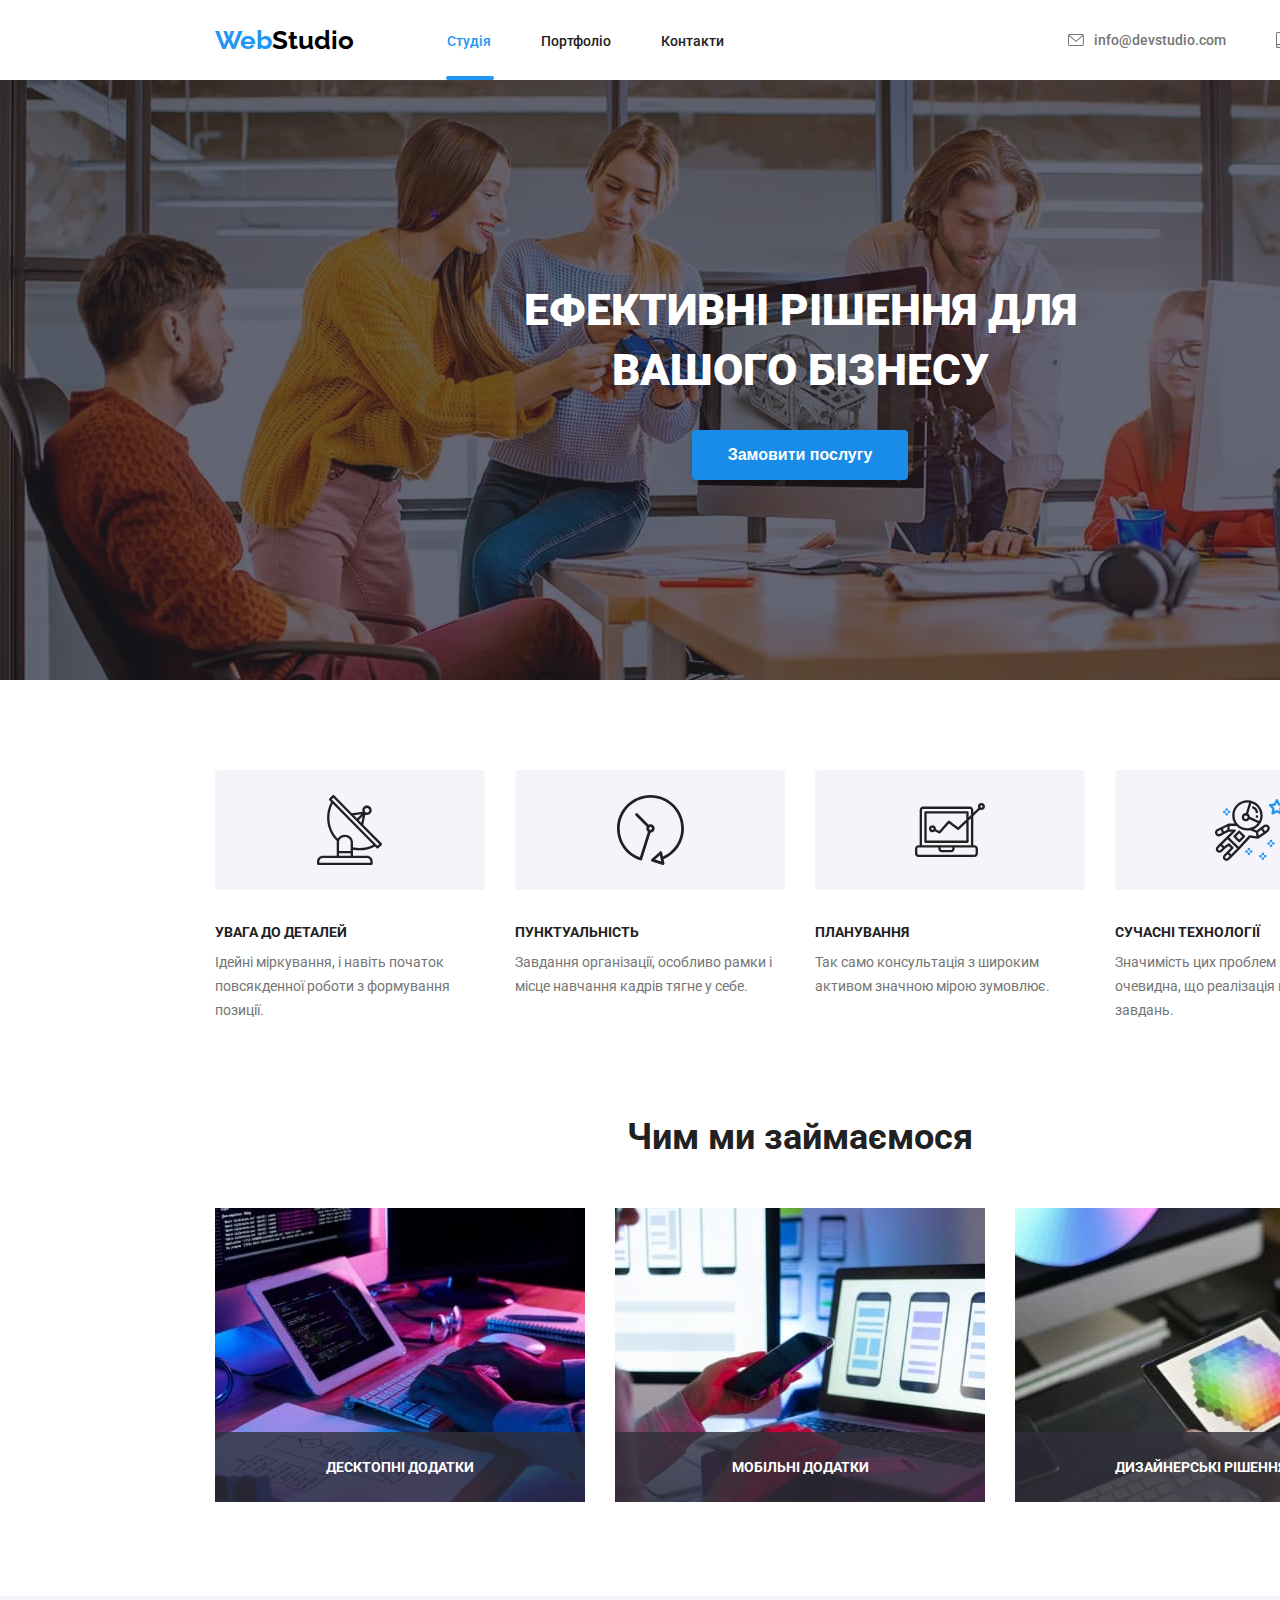
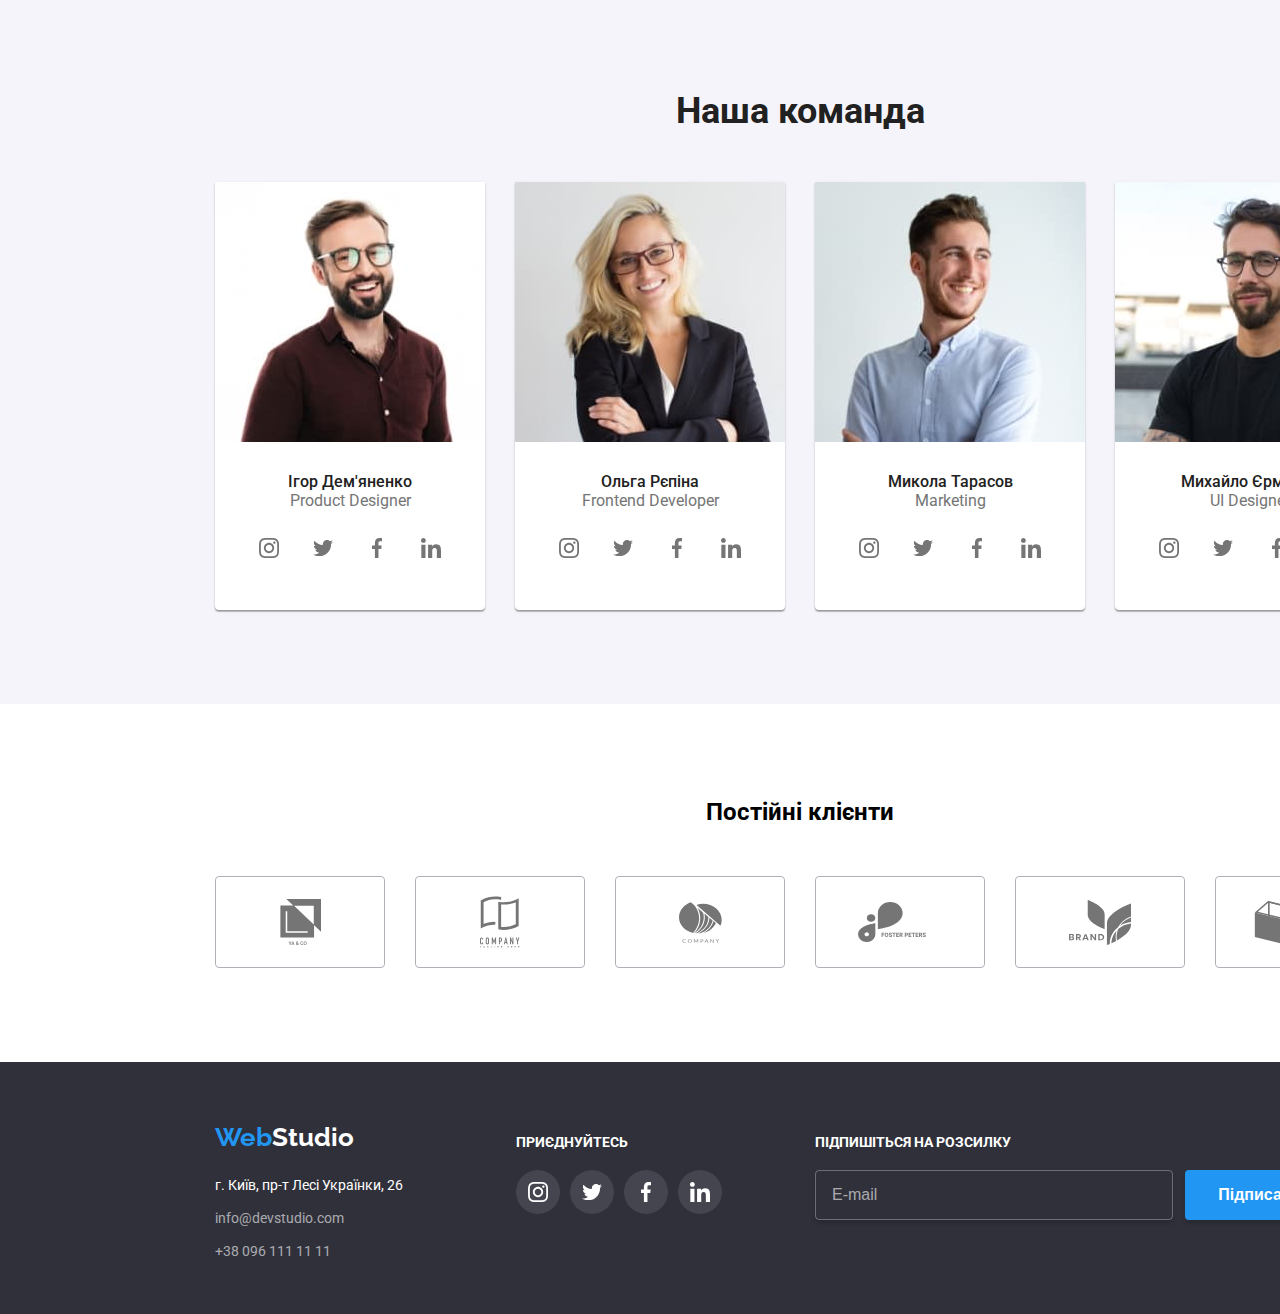
<file: index.html>
<!DOCTYPE html>
<html lang="ua">
  <head>
    <meta charset="UTF-8" />
    <meta http-equiv="X-UA-Compatible" content="IE=edge" />
    <meta name="viewport" content="width=device-width, initial-scale=1.0" />
    <title>WebStudio</title>
    <link rel="preconnect" href="https://fonts.googleapis.com" />
    <link rel="preconnect" href="https://fonts.gstatic.com" crossorigin />
    <link
      href="https://fonts.googleapis.com/css2?family=Raleway:ital,wght@0,700;1,700&family=Roboto:wght@400;500;700;900&display=swap"
      rel="stylesheet"
    />

    <link
      rel="stylesheet"
      href="https://cdnjs.cloudflare.com/ajax/libs/animate.css/4.1.1/animate.min.css"
    />

    <link rel="stylesheet" href="./css/style.css" />
    <link rel="stylesheet" href="./css/normalize.css" />
    <link rel="stylesheet" href="./css/modal.css" />
  </head>
  <body>
    <header class="header">
      <div class="container header-flex">
        <a
          href="index.html"
          class="header-logo animate__animated animate__zoomInDown"
        >
          <span class="accent-blue">Web</span
          ><span class="accent-black">Studio</span></a
        >
        <nav class="header-nav">
          <ul class="header-nav-list">
            <li class="header-nav-item">
              <a href="./index.html" class="header-nav-link active">Студія</a>
            </li>
            <li class="header-nav-item">
              <a href="./portfolio.html" class="header-nav-link no-active"
                >Портфоліо</a
              >
            </li>
            <li class="header-nav-item">
              <a href="" class="header-nav-link no-active">Контакти</a>
            </li>
          </ul>
        </nav>
        <ul class="header-contact-list">
          <li class="header-contact-item">
            <a href="mailto:info@devstudio.com" class="contact-link"
              ><svg class="contact-icon envelope">
                <use href="./img/sprite.svg#envelope"></use>
              </svg>
              info@devstudio.com</a
            >
          </li>
          <li class="header-contact-item bib">
            <a href="tel:+380961111111" class="contact-link">
              <svg class="contact-icon smartphone">
                <use href="./img/sprite.svg#smartphone"></use>
              </svg>
              +38 096 111 11 11</a
            >
          </li>
        </ul>
      </div>
    </header>

    <main>
      <section class="hero">
        <div class="container hero-flex">
          <h1 class="hero-title">
            Ефективні рішення для<br />
            вашого бізнесу
          </h1>
          <button class="hero-btn" data-modal-open>Замовити послугу</button>
        </div>
      </section>
      <section class="advantage">
        <div class="container advantage-flex">
          <ul class="advantage-list">
            <li class="advantage-item details">
              <h3 class="advantage-title">УВАГА ДО ДЕТАЛЕЙ</h3>
              <p class="advantage-subtitle">
                Ідейні міркування, і навіть початок повсякденної роботи з
                формування позиції.
              </p>
            </li>
            <li class="advantage-item punctuality">
              <h3 class="advantage-title">ПУНКТУАЛЬНІСТЬ</h3>
              <p class="advantage-subtitle">
                Завдання організації, особливо рамки і місце навчання кадрів
                тягне у себе.
              </p>
            </li>
            <li class="advantage-item planning">
              <h3 class="advantage-title">ПЛАНУВАННЯ</h3>
              <p class="advantage-subtitle">
                Так само консультація з широким активом значною мірою зумовлює.
              </p>
            </li>
            <li class="advantage-item technologies">
              <h3 class="advantage-title">СУЧАСНІ ТЕХНОЛОГІЇ</h3>
              <p class="advantage-subtitle">
                Значимість цих проблем настільки очевидна, що реалізація
                планових завдань.
              </p>
            </li>
          </ul>
        </div>
      </section>

      <section class="about">
        <div class="container about-flex">
          <h2 class="about-title">Чим ми займаємося</h2>
          <ul class="about-list">
            <li class="about-list-item">
              <img
                class="about-list-img"
                src="./img/studio-img/ipad.jpg"
                alt="1"
              />
              <div class="title-container">
                <p class="about-list-title">Десктопні додатки</p>
              </div>
            </li>
            <li class="about-list-item">
              <img
                class="about-list-img"
                src="./img/studio-img/phones.jpg"
                alt="2"
              />
              <div class="title-container">
                <p class="about-list-title">Мобільні додатки</p>
              </div>
            </li>
            <li class="about-list-item">
              <img
                class="about-list-img"
                src="./img/studio-img/mozaika.jpg"
                alt="3"
              />
              <div class="title-container">
                <p class="about-list-title">Дизайнерські рішення</p>
              </div>
            </li>
          </ul>
        </div>
      </section>

      <section class="team">
        <div class="container team-flex">
          <h2 class="team-title">Наша команда</h2>
          <ul class="team-list">
            <li class="team-list-item">
              <img
                class="team-list-img"
                src="./img/studio-img/igorik.jpg"
                alt="Ігор Дем'яненко"
              />

              <h3 class="team-subtitle">Ігор Дем'яненко</h3>
              <p class="team-text">Product Designer</p>
              <ul class="team-link-list">
                <li class="team-icon-item">
                  <a href="" class="link-icon">
                    <svg class="instagram">
                      <use href="./img/sprite.svg#instagram"></use>
                    </svg>
                  </a>
                </li>
                <li class="team-icon-item">
                  <a href="" class="link-icon">
                    <svg class="twitter">
                      <use href="./img/sprite.svg#twitter"></use>
                    </svg>
                  </a>
                </li>
                <li class="team-icon-item">
                  <a href="" class="link-icon">
                    <svg class="facebook">
                      <use href="./img/sprite.svg#facebook"></use>
                    </svg>
                  </a>
                </li>
                <li class="team-icon-item">
                  <a href="" class="link-icon">
                    <svg class="linkedin">
                      <use href="./img/sprite.svg#linkedin"></use>
                    </svg>
                  </a>
                </li>
              </ul>
            </li>

            <li class="team-list-item">
              <img
                class="team-list-img"
                src="./img/studio-img/heh-woman.jpg"
                alt="Ольга Рєпіна"
              />

              <h3 class="team-subtitle">Ольга Рєпіна</h3>
              <p class="team-text">Frontend Developer</p>
              <ul class="team-link-list">
                <li class="team-icon-item">
                  <a href="" class="link-icon">
                    <svg class="instagram">
                      <use href="./img/sprite.svg#instagram"></use>
                    </svg>
                  </a>
                </li>
                <li class="team-icon-item">
                  <a href="" class="link-icon">
                    <svg class="twitter">
                      <use href="./img/sprite.svg#twitter"></use>
                    </svg>
                  </a>
                </li>
                <li class="team-icon-item">
                  <a href="" class="link-icon">
                    <svg class="facebook">
                      <use href="./img/sprite.svg#facebook"></use>
                    </svg>
                  </a>
                </li>
                <li class="team-icon-item">
                  <a href="" class="link-icon">
                    <svg class="linkedin">
                      <use href="./img/sprite.svg#linkedin"></use>
                    </svg>
                  </a>
                </li>
              </ul>
            </li>

            <li class="team-list-item">
              <img
                class="team-list-img"
                src="./img/studio-img/TARRRAS.jpg"
                alt="Микола Тарасов"
              />

              <h3 class="team-subtitle">Микола Тарасов</h3>
              <p class="team-text">Marketing</p>
              <ul class="team-link-list">
                <li class="team-icon-item">
                  <a href="" class="link-icon">
                    <svg class="instagram">
                      <use href="./img/sprite.svg#instagram"></use>
                    </svg>
                  </a>
                </li>
                <li class="team-icon-item">
                  <a href="" class="link-icon">
                    <svg class="twitter">
                      <use href="./img/sprite.svg#twitter"></use>
                    </svg>
                  </a>
                </li>
                <li class="team-icon-item">
                  <a href="" class="link-icon">
                    <svg class="facebook">
                      <use href="./img/sprite.svg#facebook"></use>
                    </svg>
                  </a>
                </li>
                <li class="team-icon-item">
                  <a href="" class="link-icon">
                    <svg class="linkedin">
                      <use href="./img/sprite.svg#linkedin"></use>
                    </svg>
                  </a>
                </li>
              </ul>
            </li>
            <li class="team-list-item">
              <img
                class="team-list-img"
                src="./img/studio-img/mishka.jpg"
                alt="Михайло Єрмаков"
              />

              <h3 class="team-subtitle">Михайло Єрмаков</h3>
              <p class="team-text">UI Designer</p>
              <ul class="team-link-list">
                <li class="team-icon-item">
                  <a href="" class="link-icon">
                    <svg class="instagram">
                      <use href="./img/sprite.svg#instagram"></use>
                    </svg>
                  </a>
                </li>
                <li class="team-icon-item">
                  <a href="" class="link-icon">
                    <svg class="twitter">
                      <use href="./img/sprite.svg#twitter"></use>
                    </svg>
                  </a>
                </li>
                <li class="team-icon-item">
                  <a href="" class="link-icon">
                    <svg class="facebook">
                      <use href="./img/sprite.svg#facebook"></use>
                    </svg>
                  </a>
                </li>
                <li class="team-icon-item">
                  <a href="" class="link-icon">
                    <svg class="linkedin">
                      <use href="./img/sprite.svg#linkedin"></use>
                    </svg>
                  </a>
                </li>
              </ul>
            </li>
          </ul>
        </div>
      </section>
      <section class="clients">
        <div class="container clients-container">
          <h2 class="clients-heading">Постійні клієнти</h2>

          <ul class="clients-list">
            <li class="clients-item">
              <svg class="clients-logo yaco">
                <use href="./img/sprite.svg#yaco"></use>
              </svg>
            </li>
            <li class="clients-item">
              <svg class="clients-logo flag">
                <use href="./img/sprite.svg#flag"></use>
              </svg>
            </li>
            <li class="clients-item">
              <svg class="clients-logo company">
                <use href="./img/sprite.svg#company"></use>
              </svg>
            </li>
            <li class="clients-item">
              <svg class="clients-logo foster">
                <use href="./img/sprite.svg#foster"></use>
              </svg>
            </li>
            <li class="clients-item">
              <svg class="clients-logo brand">
                <use href="./img/sprite.svg#brand"></use>
              </svg>
            </li>
            <li class="clients-item">
              <svg class="clients-logo tagline">
                <use href="./img/sprite.svg#tagline"></use>
              </svg>
            </li>
          </ul>
        </div>
      </section>
    </main>
    <footer class="footer">
      <div class="container footer-container">
        <div class="footer-flex">
          <a href="./index.html" class="footer-logo"
            ><span class="accent-blue">Web</span>Studio</a
          >
          <address class="footer-address">
            <ul class="footer-contact">
              <li class="footer-location">г. Київ, пр-т Лесі Українки, 26</li>
              <li class="footer-location">
                <a href="mailto:info@devstudio.com" class="footer-contact-link"
                  >info@devstudio.com</a
                >
              </li>
              <li class="footer-location">
                <a href="tel:+380961111111" class="footer-contact-link">
                  +38 096 111 11 11</a
                >
              </li>
            </ul>
          </address>
        </div>
        <div class="subscribe">
          <h3 class="subscribe-title">приєднуйтесь</h3>
          <ul class="subscribe-list">
            <li class="subscribe-list-item">
              <a href="#!" class="subscribe-list-link">
                <svg class="subscribe-list-icon instagram">
                  <use href="./img/sprite.svg#instagram"></use>
                </svg>
              </a>
            </li>
            <li class="subscribe-list-item">
              <a href="#!" class="subscribe-list-link">
                <svg class="subscribe-list-icon twitter">
                  <use href="./img/sprite.svg#twitter"></use>
                </svg>
              </a>
            </li>
            <li class="subscribe-list-item">
              <a href="#!" class="subscribe-list-link">
                <svg class="subscribe-list-icon facebook">
                  <use href="./img/sprite.svg#facebook"></use>
                </svg>
              </a>
            </li>
            <li class="subscribe-list-item">
              <a href="#!" class="subscribe-list-link">
                <svg class="subscribe-list-icon linkedin">
                  <use href="./img/sprite.svg#linkedin"></use>
                </svg>
              </a>
            </li>
          </ul>
        </div>
        <div class="newsletter">
          <h3 class="newsletter-title">Підпишіться на розсилку</h3>
          <form class="newsletter-form">
            <input
              class="newsletter-input"
              required
              placeholder="E-mail"
              type="email"
            />
            <button class="newsletter-btn" type="submit">
              <span>Підписатися</span
              ><img src="./img/studio-img/send.svg" alt="Підписатися" />
            </button>
          </form>
        </div>
      </div>
    </footer>
    <div class="backdrop is-hidden" data-modal>
      <div class="modal">
        <button class="btn modal-btn">
          <svg class="modal-close-icon" data-modal-close>
            <use href="./img/close.svg#close"></use>
          </svg>
        </button>
        <h3 class="modal-title">Залиште свої дані, ми вам передзвонимо</h3>
        <form class="modal-form">
          <label for="name" class="modal-form-label"
            ><span class="form-title">Ім'я</span>
            <input
              required
              class="form-field form-input"
              type="text"
              minlength="2"
              maxlength="44" /><svg class="input-icon name">
              <use href="./img/modal-sprite.svg#name"></use></svg></label
          ><label class="modal-form-label" for="tel"
            ><span class="form-title">Телефон</span>
            <input
              type="number"
              required
              class="form-field form-input"
              type="tel"
              minlength="10"
              max="13" /><svg class="input-icon tell">
              <use href="./img/modal-sprite.svg#tell"></use></svg></label
          ><label class="modal-form-label" for="email"
            ><span class="form-title">Пошта</span>
            <input
              id="poshta"
              required
              class="form-field form-input"
              type="email" /><svg class="input-icon poshta">
              <use href="./img/modal-sprite.svg#poshta"></use></svg></label
          ><label class="modal-form-label" for="feedback"
            ><span class="form-title">Коментар</span>
            <textarea
              class="form-field form-comment"
              placeholder="Введіть текст"
            ></textarea>
          </label>
          <label class="modal-form-label checkbox-label" for="checkbox">
            <input required class="checkbox" type="checkbox" />

            <p class="checkbox-title">
              Погоджуюся з розсилкою та приймаю
              <a href="" class="conditions">Умови договору</a>
            </p></label
          >
          <button type="submit" class="modal-submit">Відправити</button>
        </form>
      </div>
    </div>
    <script src="./js/modal.js"></script>
  </body>
</html>
</file>
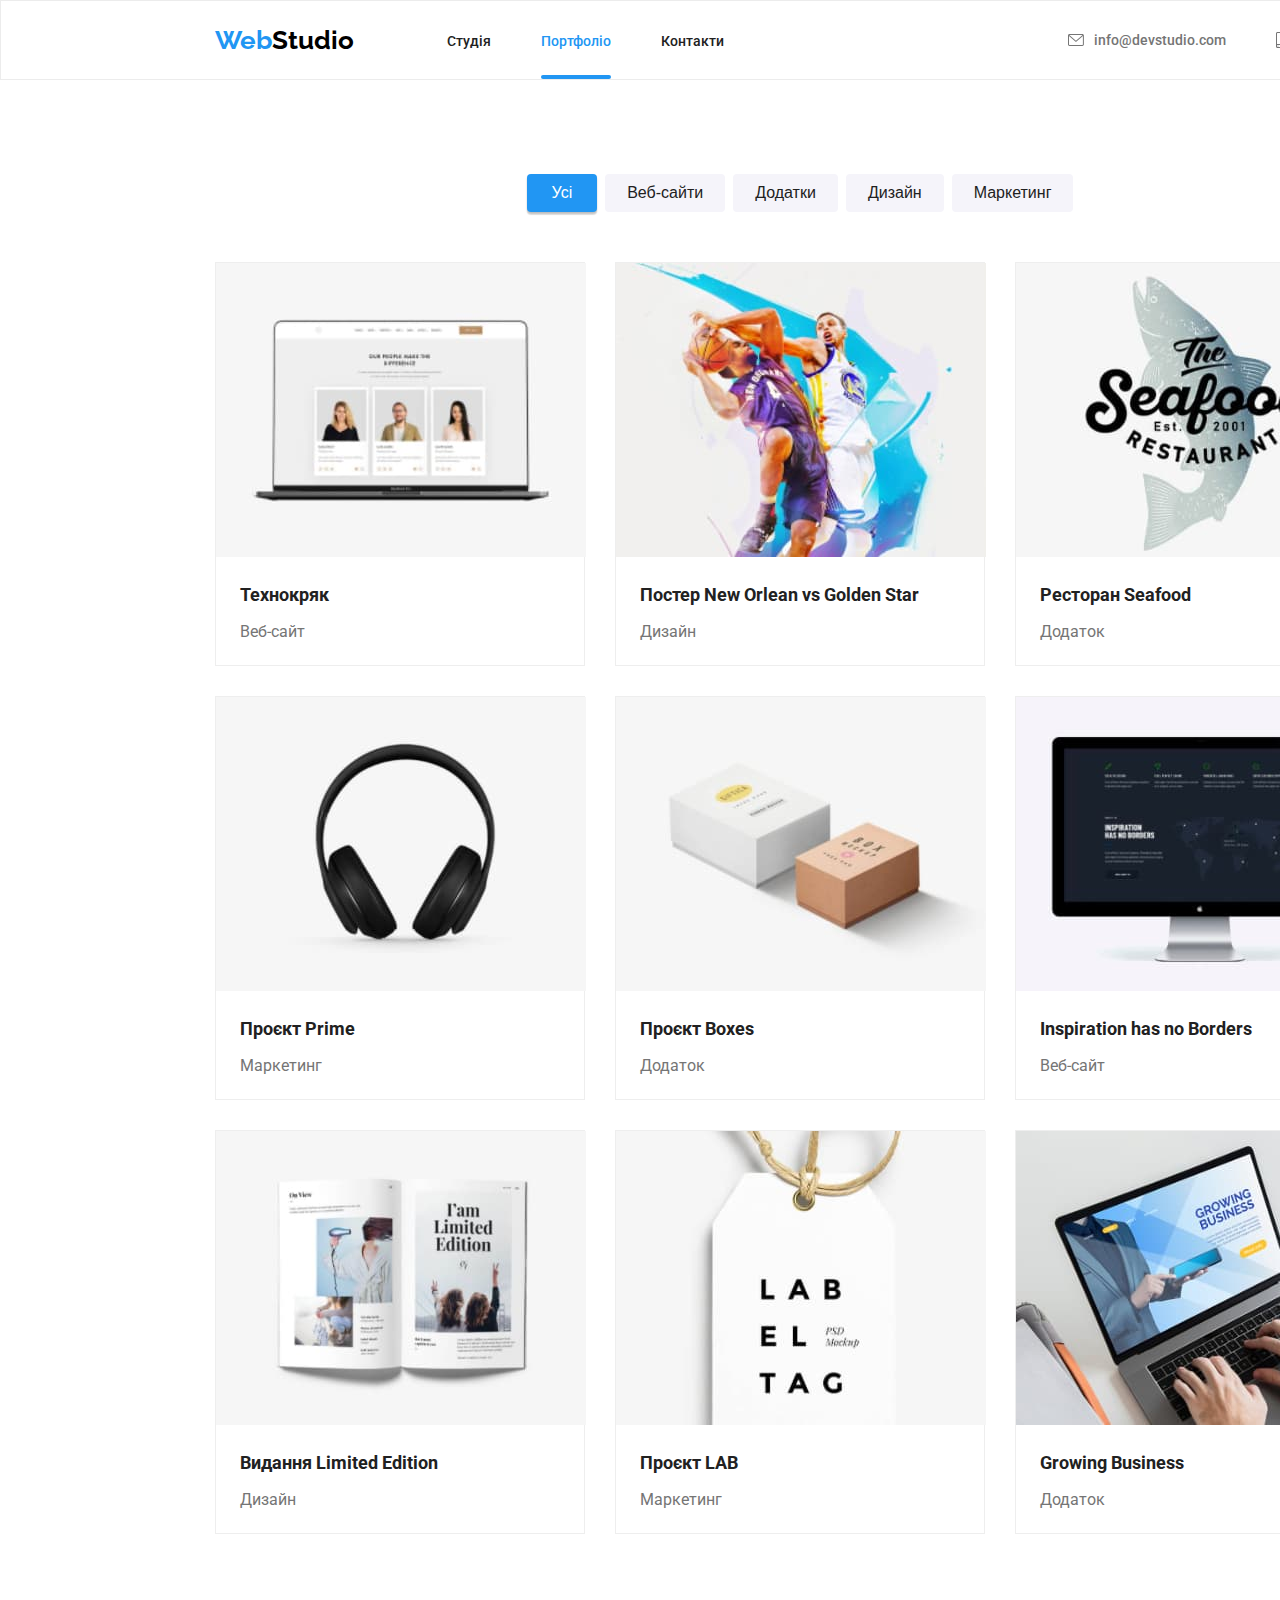
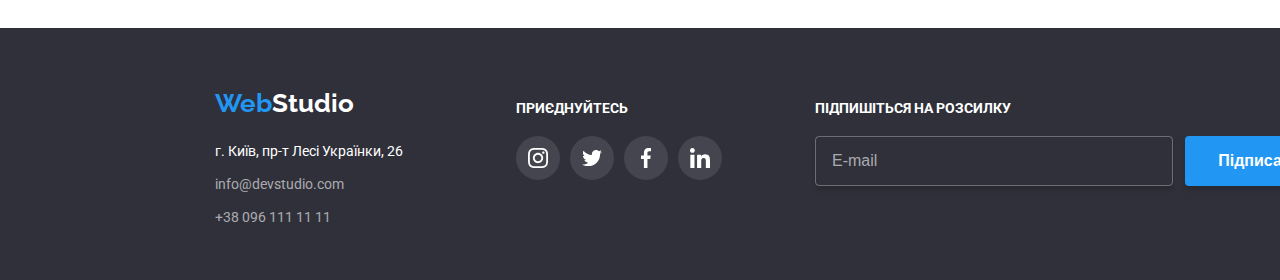
<file: portfolio.html>
<!DOCTYPE html>
<html lang="ua">
  <head>
    <meta charset="UTF-8" />
    <meta http-equiv="X-UA-Compatible" content="IE=edge" />
    <meta name="viewport" content="width=device-width, initial-scale=1.0" />

    <title>Портфоліо</title>
    <link rel="preconnect" href="https://fonts.googleapis.com" />
    <link rel="preconnect" href="https://fonts.gstatic.com" crossorigin />
    <link rel="preconnect" href="https://fonts.googleapis.com" />
    <link rel="preconnect" href="https://fonts.gstatic.com" crossorigin />
    <link
      href="https://fonts.googleapis.com/css2?family=Raleway:ital,wght@0,700;1,700&family=Roboto:wght@400;500;700&display=swap"
      rel="stylesheet"
    />
    <link
      rel="stylesheet"
      href="https://cdnjs.cloudflare.com/ajax/libs/animate.css/4.1.1/animate.min.css"
    />
    <link rel="stylesheet" href="./css/portfolio.css" />
    <link rel="stylesheet" href="./css/normalize.css" />
    <body>
      <header class="header">
        <div class="container header-flex">
          <a
            href="index.html"
            class="header-logo animate__animated animate__zoomInDown"
          >
            <span class="accent-blue">Web</span
            ><span class="accent-black">Studio</span></a
          >
          <nav class="header-nav">
            <ul class="header-nav-list">
              <li class="header-nav-item">
                <a href="./index.html" class="header-nav-link no-active studija"
                  >Студія</a
                >
              </li>
              <li class="header-nav-item">
                <a href="./portfolio.html" class="header-nav-link active"
                  >Портфоліо</a
                >
              </li>
              <li class="header-nav-item">
                <a href="" class="header-nav-link no-active contacty"
                  >Контакти</a
                >
              </li>
            </ul>
          </nav>
          <ul class="header-contact-list">
            <li class="header-contact-item">
              <a href="mailto:info@devstudio.com" class="contact-link"
                ><svg class="contact-icon envelope">
                  <use href="./img/sprite.svg#envelope"></use>
                </svg>
                info@devstudio.com</a
              >
            </li>
            <li class="header-contact-item bib">
              <a href="tel:+380961111111" class="contact-link">
                <svg class="contact-icon smartphone">
                  <use href="./img/sprite.svg#smartphone"></use>
                </svg>
                +38 096 111 11 11</a
              >
            </li>
          </ul>
        </div>
      </header>
      <main class="main">
        <section class="portfolio">
          <div class="container portfolio-flex">
            <ul class="filter-list">
              <li class="filter-list-item">
                <button class="filter-btn active-btn">Усі</button>
              </li>
              <li class="filter-list-item">
                <button class="filter-btn">Веб-сайти</button>
              </li>

              <li class="filter-list-item">
                <button class="filter-btn">Додатки</button>
              </li>
              <li class="filter-list-item">
                <button class="filter-btn">Дизайн</button>
              </li>
              <li class="filter-list-item">
                <button class="filter-btn">Маркетинг</button>
              </li>
            </ul>
            <ul class="portfolio-list">
              <li class="portfolio-item">
                <a href="#!" class="portfolio-link">
                  <div class="portfolio-link-box">
                    <img
                      src="./img/portfolio-img/macbook-air.jpg"
                      class="portfolio-img"
                      alt="Картинка"
                    />
                    <div class="overlay-box">
                      <p class="overlay-box-text">
                        Ресурс пропонує комплексні пропозиції з різним рівнем
                        функціоналу та сервісів. Все це дозволить відвідувачу
                        отримати вичерпні відомості про компанію чи приватну
                        особу.
                      </p>
                    </div>
                  </div>

                  <h2 class="portfolio-title">Технокряк</h2>

                  <p class="portfolio-note">Веб-сайт</p>
                </a>
              </li>
              <li class="portfolio-item">
                <a href="#!" class="portfolio-link">
                  <div class="portfolio-link-box">
                    <img
                      src="./img/portfolio-img/basketbal.jpg"
                      class="portfolio-img"
                      alt="Картинка"
                    />
                    <div class="overlay-box">
                      <p class="overlay-box-text">
                        Ресурс пропонує комплексні пропозиції з різним рівнем
                        функціоналу та сервісів. Все це дозволить відвідувачу
                        отримати вичерпні відомості про компанію чи приватну
                        особу.
                      </p>
                    </div>
                  </div>

                  <h2 class="portfolio-title">
                    Постер New Orlean vs Golden Star
                  </h2>

                  <p class="portfolio-note">Дизайн</p>
                </a>
              </li>
              <li class="portfolio-item">
                <a href="#!" class="portfolio-link">
                  <div class="portfolio-link-box">
                    <img
                      src="./img/portfolio-img/seafood.jpg"
                      class="portfolio-img"
                      alt="Картинка"
                    />
                    <div class="overlay-box">
                      <p class="overlay-box-text">
                        Ресурс пропонує комплексні пропозиції з різним рівнем
                        функціоналу та сервісів. Все це дозволить відвідувачу
                        отримати вичерпні відомості про компанію чи приватну
                        особу.
                      </p>
                    </div>
                  </div>

                  <h2 class="portfolio-title">Ресторан Seafood</h2>

                  <p class="portfolio-note">Додаток</p>
                </a>
              </li>
              <li class="portfolio-item">
                <a href="#!" class="portfolio-link">
                  <div class="portfolio-link-box">
                    <img
                      src="./img/portfolio-img/headphones.jpg"
                      class="portfolio-img"
                      alt="Картинка"
                    />
                    <div class="overlay-box">
                      <p class="overlay-box-text">
                        Ресурс пропонує комплексні пропозиції з різним рівнем
                        функціоналу та сервісів. Все це дозволить відвідувачу
                        отримати вичерпні відомості про компанію чи приватну
                        особу.
                      </p>
                    </div>
                  </div>

                  <h2 class="portfolio-title">Проєкт Prime</h2>

                  <p class="portfolio-note">Маркетинг</p>
                </a>
              </li>
              <li class="portfolio-item">
                <a href="#!" class="portfolio-link">
                  <div class="portfolio-link-box">
                    <img
                      src="./img/portfolio-img/boxes.jpg"
                      class="portfolio-img"
                      alt="Картинка"
                    />
                    <div class="overlay-box">
                      <p class="overlay-box-text">
                        Ресурс пропонує комплексні пропозиції з різним рівнем
                        функціоналу та сервісів. Все це дозволить відвідувачу
                        отримати вичерпні відомості про компанію чи приватну
                        особу.
                      </p>
                    </div>
                  </div>

                  <h2 class="portfolio-title">Проєкт Boxes</h2>

                  <p class="portfolio-note">Додаток</p>
                </a>
              </li>
              <li class="portfolio-item">
                <a href="#!" class="portfolio-link">
                  <div class="portfolio-link-box">
                    <img
                      src="./img/portfolio-img/mac.jpg"
                      class="portfolio-img"
                      alt="Картинка"
                    />
                    <div class="overlay-box">
                      <p class="overlay-box-text">
                        Ресурс пропонує комплексні пропозиції з різним рівнем
                        функціоналу та сервісів. Все це дозволить відвідувачу
                        отримати вичерпні відомості про компанію чи приватну
                        особу.
                      </p>
                    </div>
                  </div>

                  <h2 class="portfolio-title">Inspiration has no Borders</h2>

                  <p class="portfolio-note">Веб-сайт</p>
                </a>
              </li>
              <li class="portfolio-item">
                <a href="#!" class="portfolio-link">
                  <div class="portfolio-link-box">
                    <img
                      src="./img/portfolio-img/limited-edition.jpg"
                      class="portfolio-img"
                      alt="Картинка"
                    />
                    <div class="overlay-box">
                      <p class="overlay-box-text">
                        Ресурс пропонує комплексні пропозиції з різним рівнем
                        функціоналу та сервісів. Все це дозволить відвідувачу
                        отримати вичерпні відомості про компанію чи приватну
                        особу.
                      </p>
                    </div>
                  </div>

                  <h2 class="portfolio-title">Видання Limited Edition</h2>

                  <p class="portfolio-note">Дизайн</p>
                </a>
              </li>
              <li class="portfolio-item">
                <a href="#!" class="portfolio-link">
                  <div class="portfolio-link-box">
                    <img
                      src="./img/portfolio-img/labeltag.jpg"
                      class="portfolio-img"
                      alt="Картинка"
                    />
                    <div class="overlay-box">
                      <p class="overlay-box-text">
                        Ресурс пропонує комплексні пропозиції з різним рівнем
                        функціоналу та сервісів. Все це дозволить відвідувачу
                        отримати вичерпні відомості про компанію чи приватну
                        особу.
                      </p>
                    </div>
                  </div>

                  <h2 class="portfolio-title">Проєкт LAB</h2>

                  <p class="portfolio-note">Маркетинг</p>
                </a>
              </li>
              <li class="portfolio-item">
                <a href="#!" class="portfolio-link">
                  <div class="portfolio-link-box">
                    <img
                      src="./img/portfolio-img/grow-business.jpg"
                      class="portfolio-img"
                      alt="Картинка"
                    />
                    <div class="overlay-box">
                      <p class="overlay-box-text">
                        Ресурс пропонує комплексні пропозиції з різним рівнем
                        функціоналу та сервісів. Все це дозволить відвідувачу
                        отримати вичерпні відомості про компанію чи приватну
                        особу.
                      </p>
                    </div>
                  </div>

                  <h2 class="portfolio-title">Growing Business</h2>

                  <p class="portfolio-note">Додаток</p>
                </a>
              </li>
            </ul>
          </div>
        </section>
      </main>
      <footer class="footer">
        <div class="container footer-container">
          <div class="footer-flex">
            <a href="./index.html" class="footer-logo"
              ><span class="accent-blue">Web</span>Studio</a
            >
            <address class="footer-address">
              <ul class="footer-contact">
                <li class="footer-location">г. Київ, пр-т Лесі Українки, 26</li>
                <li class="footer-location">
                  <a
                    href="mailto:info@devstudio.com"
                    class="footer-contact-link"
                    >info@devstudio.com</a
                  >
                </li>
                <li class="footer-location">
                  <a href="tel:+380961111111" class="footer-contact-link">
                    +38 096 111 11 11</a
                  >
                </li>
              </ul>
            </address>
          </div>
          <div class="subscribe">
            <h3 class="subscribe-title">приєднуйтесь</h3>
            <ul class="subscribe-list">
              <li class="subscribe-list-item">
                <a href="#!" class="subscribe-list-link">
                  <svg class="subscribe-list-icon instagram">
                    <use href="./img/sprite.svg#instagram"></use>
                  </svg>
                </a>
              </li>
              <li class="subscribe-list-item">
                <a href="#!" class="subscribe-list-link">
                  <svg class="subscribe-list-icon twitter">
                    <use href="./img/sprite.svg#twitter"></use>
                  </svg>
                </a>
              </li>
              <li class="subscribe-list-item">
                <a href="#!" class="subscribe-list-link">
                  <svg class="subscribe-list-icon facebook">
                    <use href="./img/sprite.svg#facebook"></use>
                  </svg>
                </a>
              </li>
              <li class="subscribe-list-item">
                <a href="#!" class="subscribe-list-link">
                  <svg class="subscribe-list-icon linkedin">
                    <use href="./img/sprite.svg#linkedin"></use>
                  </svg>
                </a>
              </li>
            </ul>
          </div>
          <div class="newsletter">
            <h3 class="newsletter-title">Підпишіться на розсилку</h3>
            <form class="newsletter-form">
              <input
                class="newsletter-input"
                required
                placeholder="E-mail"
                type="email"
              />
              <button class="newsletter-btn" type="submit">
                <span>Підписатися</span
                ><img src="./img/studio-img/send.svg" alt="Підписатися" />
              </button>
            </form>
          </div>
        </div>
      </footer>
    </body>
  </head>
</html>
</file>
<file: css/style.css>
:root {
  --blue-color: #2196f3;
  --logo-black: #000000;
  --white-color: #ffffff;
  --black-color: #212121;
  --grey-color: #757575;
  --footer-grey: #ffffff99;
  --blue-button: #188ce8;
  --hero_footer-background: #2f303a;
  --our-team: #f5f4fa;
  --header-border: rgb(236, 236, 236);
}
.hero {
  color: var(--hero_footer-background);
}
body {
  font-family: "Roboto";
}
.container {
  width: 1200px;
  padding: 0 15px;
  margin: 0 auto;
}
svg {
  fill: var(--grey-color);
}
/* HEADER */
.animate__zoomInDown {
  animation-duration: 1s;
}
.bib {
  width: 142px;
  height: 16px;
}
.header-logo {
  font-family: Raleway;
  font-size: 26px;
  font-weight: 700;
  line-height: calc(31 / 26);
  color: var(--logo-black);
}
.accent-blue {
  color: var(--blue-color);
}
.header-nav,
.header-nav-list,
.header-contact-list {
  display: flex;
  align-items: center;
}
.header {
  overflow: hidden;
  width: 1600px;
  height: 80px;
  display: flex;
  align-items: center;
}
header li a:hover {
  color: var(--blue-color);
}
.header-nav-link {
  position: relative;
  color: var(--black-color);
  line-height: calc(16 / 14);
  font-size: 14px;
  font-weight: 500;
  transition: color 250ms cubic-bezier(0.4, 0, 0.2, 1);
}
.header-nav-link:not(.active)::after {
  content: " ";
  transition: transform 250ms cubic-bezier(0.4, 0, 0.2, 1);
  transform: translateY(100%);
  display: inline-block;
  width: 100%;
  height: 4px;
  left: 0.7px;
  border-radius: 2px;
  background: var(--blue-color);
  position: absolute;
  top: calc(100% + 27px);
}
.header-nav-link:hover::after {
  transform: translateY(0%);
}

.contact-link {
  color: var(--grey-color);
  line-height: calc(16 / 14);
  font-size: 14px;
  font-weight: 500;
  transition: color 250ms cubic-bezier(0.4, 0, 0.2, 1);
}
.no-active:hover {
  animation-name: no-active;
  animation-duration: 1200ms;
  animation-timing-function: ease-in-out;
  animation-iteration-count: infinite;
}
@keyframes no-active {
  0% {
    color: var(--black-color);
  }
  50% {
    color: var(--blue-color);
  }
  100% {
    color: var(--black-color);
  }
}
.header-flex {
  display: flex;
  margin: 0 auto;
}
.header-nav {
  margin-left: 93px;
}

.header-contact-list {
  margin-left: 344px;
}
.header-nav-item:not(:last-child) {
  margin-right: 50px;
}
.header-contact-item:not(:last-child) {
  margin-right: 50px;
}
.envelope {
  width: 16px;
  height: 12px;
  fill: var(--grey-color);
}
.smartphone {
  width: 10px;
  height: 16px;
  fill: var(--grey-color);
}
.contact-link {
  display: flex;
  align-items: center;
}
.contact-link:hover svg {
  fill: var(--blue-color);
}

header svg {
  margin-right: 10px;
  transition: fill 250ms cubic-bezier(0.4, 0, 0.2, 1);
}

.active {
  color: var(--blue-color);
  position: relative;
}

.active::after {
  content: " ";
  display: inline-block;
  width: 48px;
  left: -1.5px;
  height: 4px;
  border-radius: 2px;
  background: var(--blue-color);
  position: absolute;
  top: calc(100% + 27px);
}

/* .active::after {
  content: " ";
  transition: transform 250ms cubic-bezier(0.4, 0, 0.2, 1);
  transform: translateY(100%);
  display: inline-block;
  width: 48px;
  left: -1.5px;
  height: 4px;
  border-radius: 2px;
  background: var(--blue-color);
  position: absolute;
  top: calc(100% + 27px);
} */

/* MAIN */

.main {
  width: 1600px;
  margin: 0 auto;
}

/* hero */
.hero {
  background-color: var(--hero_footer-background);
  width: 1600px;
  height: 600px;
  margin: 0 auto;
  margin-bottom: 94px;
  display: flex;
  background-image: linear-gradient(
      to right,
      rgba(47, 48, 58, 0.4),
      rgba(47, 48, 58, 0.4)
    ),
    url(../img/studio-img/hero.jpg);
}
.hero-title {
  color: var(--white-color);
  line-height: calc(60 / 44);
  font-size: 44px;
  font-weight: 900;
  margin-bottom: 30px;
  text-align: center;
  text-transform: uppercase;
}
.hero-flex {
  display: flex;
  flex-direction: column;
  justify-content: center;
  align-items: center;
}

.hero-btn {
  background-color: var(--blue-button);
  color: var(--white-color);
  width: 216px;
  height: 50px;
  border-radius: 4px;
  font-size: 16px;
  font-weight: 700;
  line-height: calc(30 / 16);
  text-align: center;
  box-shadow: 0px 4px 4px 0px rgba(0, 0, 0, 0.15);
}
/* advantages */
.advantage-title {
  color: var(--black-color);

  font-size: 14px;
  font-weight: 700;
  line-height: calc(16 / 14);
  margin-bottom: 10px;
}
.advantage-subtitle {
  color: var(--grey-color);

  font-size: 14px;
  font-weight: 400;
  line-height: calc(24 / 14);
}
.advantage {
  height: 248px;
  width: 1600px;
  margin: 0 auto;
  display: flex;
  margin-bottom: 94px;
  align-items: flex-end;
}
.advantage-item {
  width: 270px;
}
.advantage-item::before {
  content: "";
  margin-bottom: 30px;
  width: 270px;
  height: 120px;
  background-color: var(--our-team);
  border-radius: 4px;
  background-repeat: no-repeat;
  background-position: center;
}
.details::before {
  background-image: url(../img/studio-img/antena.svg);
}
.punctuality::before {
  background-image: url(../img/studio-img/timer.svg);
}

.planning::before {
  background-image: url(../img/studio-img/graphik.svg);
}
.technologies::before {
  background-image: url(../img/studio-img/astronaut.svg);
}
.advantage-item:not(:last-child) {
  margin-right: 30px;
}
.advantage-list {
  display: flex;
}
/* about */
.about-title {
  color: var(--black-color);

  font-size: 36px;
  font-weight: 700;
  line-height: calc(42 / 36);
}
.about-flex {
  margin: 0 auto;
  display: flex;
  flex-direction: column;
  align-items: center;
  justify-content: space-between;
}
.about-list {
  display: flex;
  margin-top: 50px;
}
.about-list-item {
  position: relative;
}
.about-list-item:nth-child(2) {
  margin-right: 30px;
  margin-left: 30px;
}
.title-container {
  width: 370px;
  height: 70px;
  display: flex;
  align-items: center;
  justify-content: center;
  position: absolute;
  text-align: center;
  background: rgba(47, 48, 58, 0.8);
  bottom: 0px;
}
.about-list-title {
  color: var(--white-color);

  font-size: 14px;
  font-weight: 700;
  line-height: calc(16 / 14);

  text-transform: uppercase;
}
.about {
  height: 386px;
  width: 1600px;
  margin: 0 auto;
  margin-bottom: 94px;
}

/* team  */
.team {
  display: flex;
  justify-content: center;
  flex-direction: column;
  margin: 0 auto;
  background-color: var(--our-team);
  width: 1600px;
  height: 708px;
  margin-bottom: 94px;
}
.team-title {
  color: var(--black-color);
  font-size: 36px;
  font-weight: 700;
  line-height: calc(42 / 36);
}
.team-subtitle {
  color: var(--black-color);

  font-size: 16px;
  font-weight: 500;
  line-height: calc(19 / 16);
}
.team-text {
  color: var(--grey-color);
  font-size: 16px;
  font-weight: 400;
  line-height: calc(19 / 16);
}
.team-flex {
  margin: 0 auto;

  display: flex;
  flex-direction: column;
  align-items: center;
}
.team-list {
  display: flex;
  margin-top: 50px;
}
.team-list-item {
  background-color: var(--white-color);
  display: flex;
  flex-direction: column;
  align-items: center;
  width: 270px;
  height: 428px;
  border-radius: 0px 0px 4px 4px;

  box-shadow: 0px 2px 1px 0px rgba(0, 0, 0, 0.2),
    0px 1px 1px 0px rgba(0, 0, 0, 0.14), 0px 1px 3px 0px rgba(0, 0, 0, 0.12);
}
.team-list-item:not(:last-child) {
  margin-right: 30px;
}
.team-list-img {
  margin-bottom: 30px;
}

.instagram {
  width: 20px;
  height: 20px;
}
.twitter {
  width: 20px;
  height: 16.25px;
}
.facebook {
  width: 10px;
  height: 20px;
}
.linkedin {
  width: 20px;
  height: 20px;
}
.team-icon-item {
  transition: background-color 250ms cubic-bezier(0.4, 0, 0.2, 1);
  border-radius: 22px;
  width: 44px;
  height: 44px;
  display: flex;
  justify-content: center;
}
.link-icon {
  box-sizing: border-box;
  display: flex;
  width: 44px;
  align-items: center;
  justify-content: center;
}

.team-link-list {
  display: flex;
  justify-content: center;
  margin: 0 auto;
  margin-top: 16px;
  gap: 10px;
}
.team-icon-item:hover {
  background-color: var(--blue-color);
  border-radius: 22px;
}
.team-icon-item:hover svg {
  fill: var(--white-color);
}
/* clients */
.clients {
  width: 1600px;
}
.clients-item {
  border: 1px solid rgb(175, 177, 184);
  border-radius: 4px;
  width: 170px;
  height: 92px;
  display: flex;
  align-items: center;
  justify-content: center;
  transition: border-color 250ms cubic-bezier(0.4, 0, 0.2, 1);
}
.clients-container {
  margin-bottom: 94px;
}
.clients-list {
  gap: 30px;
  display: flex;
  justify-content: center;
  margin-top: 50px;
}

.clients-item:hover svg {
  animation-name: clients-animation-svg;
  animation-duration: 1800ms;
  animation-timing-function: ease-out;
  animation-iteration-count: infinite;
}
@keyframes clients-animation {
  0% {
    border-color: var(--grey-color);
  }
  50% {
    border-color: var(--blue-color);
  }
  100% {
    border-color: var(--grey-color);
  }
}
@keyframes clients-animation-svg {
  0% {
    fill: var(--grey-color);
  }
  50% {
    fill: var(--blue-color);
  }
  100% {
    fill: var(--grey-color);
  }
}
.clients-item:hover {
  border-color: var(--blue-color);
  cursor: pointer;
  animation-name: clients-animation;
  animation-duration: 1800ms;
  animation-timing-function: ease-out;
  animation-iteration-count: infinite;
}

.clients-heading {
  text-align: center;
}
.yaco {
  width: 41px;
  height: 46px;
}
.flag {
  width: 40px;
  height: 52px;
}
.company {
  width: 43px;
  height: 41px;
}
.foster {
  width: 84px;
  height: 40px;
}
.brand {
  width: 62px;
  height: 45px;
}
.tagline {
  width: 93px;
  height: 43px;
}
/* FOOTER */
.footer {
  background-color: var(--hero_footer-background);
  width: 1600px;
  height: 252px;
  display: flex;
  margin: 0 auto;
}
.accent-blue {
  color: var(--blue-color);
}
.footer-logo {
  font-family: Raleway;
  font-size: 26px;
  font-weight: 700;
  line-height: calc(31 / 26);
  color: var(--white-color);
}
.footer-location {
  color: var(--white-color);

  font-size: 14px;
  font-weight: 400;
  line-height: calc(24 / 14);
}
.footer-contact-link {
  color: var(--footer-grey);

  font-size: 14px;
  font-weight: 400;
  line-height: calc(24 / 14);
}

.footer-flex {
  margin-top: 60px;
}
.footer-container {
  margin: 0 auto;
  display: flex;
}
.footer-address {
  margin-top: 20px;
  font-style: normal;
  width: 231px;
}
.footer-location {
  margin-top: 9px;
}

/* subscribe */

.subscribe-list {
  display: flex;
  gap: 10px;
}
.subscribe-list-item {
  width: 44px;
  height: 44px;

  border-radius: 22px;
}
.subscribe-list-link {
  width: 44px;
  height: 44px;
  transition: background-color 250ms cubic-bezier(0.4, 0, 0.2, 1);
  border-radius: 22px;
  background-color: rgba(255, 255, 255, 0.1);
  display: flex;
  align-items: center;
  justify-content: center;
}
.subscribe-list-icon {
  fill: var(--white-color);
}
.subscribe-list-link:hover {
  background-color: var(--blue-color);
}

.subscribe-title {
  color: var(--white-color);
  margin-bottom: 20px;
  font-size: 14px;
  font-weight: 700;
  line-height: calc(16 / 14);
  letter-spacing: 3%;
  text-align: left;
  text-transform: uppercase;
}
.subscribe {
  margin-top: 72px;
  margin-left: 70px;
  width: 206px;
  height: 80px;
}

/* newsletter */

.newsletter {
  width: 570px;
  height: 86px;
  display: flex;
  flex-direction: column;
  justify-content: space-between;
  margin-top: 72px;
  margin-left: 93px;
}
.newsletter-title {
  color: var(--white-color);
  font-size: 14px;
  font-weight: 700;
  line-height: calc(16 / 14);

  text-align: left;
  text-transform: uppercase;
}
.newsletter-form {
  display: flex;
  justify-content: space-between;
}
.newsletter-input {
  border: 1px solid rgba(255, 255, 255, 0.3);
  border-radius: 4px;
  box-shadow: 0px 4px 4px 0px rgba(0, 0, 0, 0.15);
  background-color: inherit;
  width: 358px;
  height: 50px;
  padding-left: 16px;
  padding-right: 16px;
  color: rgba(255, 255, 255, 0.6);
  font-size: 17px;
}

.newsletter-input::placeholder {
  color: rgba(255, 255, 255, 0.6);

  font-size: 16px;
  font-weight: 400;
  line-height: calc(20 / 16);

  text-align: left;
}
.newsletter-btn {
  width: 200px;
  height: 50px;

  border-radius: 4px;
  box-shadow: 0px 4px 4px 0px rgba(0, 0, 0, 0.15);
  background: var(--blue-color);
  display: flex;
  align-items: center;
  justify-content: center;
  gap: 10px;
}
.newsletter-btn span {
  display: block;
  font-size: 16px;
  color: var(--white-color);
  font-weight: 700;
  line-height: calc(30 / 16);
  text-align: center;
}
.newsletter-btn img {
  width: 24px;
  height: 24px;
}
</file>
<file: css/modal.css>
:root {
  --blue-color: #2196f3;
  --logo-black: #000000;
  --white-color: #ffffff;
  --black-color: #212121;
  --grey-color: #757575;
  --footer-grey: #ffffff99;
  --blue-button: #188ce8;
  --hero_footer-background: #2f303a;
  --our-team: #f5f4fa;
  --header-border: rgb(236, 236, 236);
}

/* .backdrop {
  pointer-events: none;
}
.backdrop {
  opacity: 0;

  pointer-events: none;
  top: 0;
  left: 0;
  position: fixed;
  z-index: 1;
  width: 100%;
  height: 100%;
  background-color: rgba(0, 0, 0, 0.5);
  transition: opacity 250ms cubic-bezier(0.4, 0, 0.2, 1);
}
.hero-btn:focus + .backdrop {
  opacity: 1;
  pointer-events: auto;
} */
.backdrop {
  position: fixed;
  top: 0;
  left: 0;
  width: 100%;
  height: 100%;
  display: flex;
  justify-content: center;
  align-items: center;
  background-color: rgba(0, 0, 0, 0.5);
  opacity: 1;

  transition: opacity 250ms cubic-bezier(0.4, 0, 0.2, 1);
}

.backdrop.is-hidden {
  opacity: 0;
  pointer-events: none;
}

.no-scroll {
  overflow: hidden;
}

/* .no-scroll {
  overflow: hidden;
} */

.modal {
  position: absolute;
  transition: ;
  min-width: 400px;
  min-height: 300px;

  padding: 15px;
}

.modal {
  width: 528px;
  height: 581px;
  display: flex;
  flex-direction: column;

  align-items: center;

  border-radius: 4px;
  box-shadow: 0px 2px 1px 0px rgba(0, 0, 0, 0.2),
    0px 1px 1px 0px rgba(0, 0, 0, 0.14), 0px 1px 3px 0px rgba(0, 0, 0, 0.12);
  background: var(--white-color);
}
.modal-form {
  display: flex;
  flex-direction: column;
  align-items: center;
}
.modal-form-label:nth-child(-n + 3) {
  margin-bottom: 10px;
  position: relative;
}
.modal-form-label {
  position: relative;
}

.modal-btn {
  margin-top: 8px;
  margin-right: 8px;
  width: 30px;
  height: 30px;
  border: 1px solid rgba(0, 0, 0, 0.1);
  border-radius: 15px;
  background: var(--white-color);
  align-self: flex-end;
  display: flex;
  flex-direction: column;
  justify-content: center;
  align-items: center;
}
.modal-close-icon {
  width: 11px;
  height: 11px;
  fill: #000000;
}
input {
  transition: border-color 250ms cubic-bezier(0.4, 0, 0.2, 1);
}
svg {
  transition: fill 250ms cubic-bezier(0.4, 0, 0.2, 1);
}

.modal-btn:hover .modal-close-icon {
  fill: var(--blue-color);
}

.modal-title {
  color: rgb(33, 33, 33);
  font-family: Roboto;
  font-size: 20px;
  font-weight: 700;
  line-height: calc(23 / 20);
  margin-bottom: 12px;

  text-align: center;
}
.form-title {
  color: var(--grey-color);
  display: block;
  font-size: 12px;
  font-weight: 400;
  line-height: calc(14 / 12);
  margin-bottom: 4px;
  text-align: left;
}
.form-field {
  width: 448px;
  border-width: 1px;
  border-style: solid;
  border-color: rgba(33, 33, 33, 0.2);
  border-radius: 4px;
}

.form-comment {
  height: 120px;
}
.checkbox-title {
  font-size: 14px;
  font-weight: 400;
  line-height: calc(24 / 14);
  color: var(--grey-color);
  text-align: left;
}
.checkbox-label {
  display: flex;
  justify-content: center;
  align-items: center;
  gap: 8px;
  margin-top: 20px;
}
.conditions {
  color: var(--blue-color);
  text-decoration: underline;
  cursor: pointer;
}
.modal-submit {
  background-color: var(--blue-color);
  width: 200px;
  height: 50px;
  color: rgb(255, 255, 255);

  font-size: 16px;
  font-weight: 700;
  line-height: calc(30 / 16);

  border-radius: 4px;
  box-shadow: 0px 4px 4px 0px rgba(0, 0, 0, 0.15);

  text-align: center;
}
.modal-submit {
  margin-top: 30px;
}
textarea {
  padding: 12px 16px;
  resize: none;
  outline: none;
}
textarea::placeholder {
  color: rgba(117, 117, 117, 0.5);

  font-size: 12px;
  font-weight: 400;
  line-height: calc(14 / 12);

  text-align: left;
}

.checkbox {
  width: 16px;
  height: 15px;
  cursor: pointer;
}
.checkbox:checked::after {
  display: none;
}
.checkbox::after {
  content: " ";
  background-image: url(../img/studio-img/checkbox.svg);
  background-repeat: no-repeat;
  width: 16px;
  height: 15px;
}

label svg {
  fill: var(--black-color);
  position: absolute;
  bottom: 14px;
}

.tell {
  width: 13px;
  height: 13px;
  left: 14px;
}
.poshta {
  left: 13.5px;
  width: 15px;
  height: 12px;
}
.name {
  left: 15px;
  width: 12px;
  height: 12px;
}

.form-input {
  height: 40px;
  padding-left: 42.5px;
  padding-right: 15px;
}
.form-input:hover + svg,
.form-input:focus + svg {
  fill: var(--blue-color);
}
.form-input:hover,
.form-input:focus {
  border-color: var(--blue-color);
}
</file>
<file: css/portfolio.css>
:root {
  --blue-color: #2196f3;
  --logo-black: #000000;
  --white-color: #ffffff;
  --black-color: #212121;
  --grey-color: #757575;
  --footer-grey: #ffffff99;
  --blue-button: #188ce8;
  --hero_footer-background: #2f303a;
  --our-team: #f5f4fa;
  --item-border: rgb(238, 238, 238);
  --header-border: rgb(236, 236, 236);
}

body {
  font-family: "Roboto";
}
.container {
  width: 1200px;

  padding: 0 15px;
  margin: 0 auto;
}

/* HEADER */
.bib {
  width: 142px;
  height: 16px;
}
.no-active:hover {
  animation-name: no-active;
  animation-duration: 1200ms;
  animation-timing-function: ease-in-out;
  animation-iteration-count: infinite;
}
.animate__zoomInDown {
  animation-duration: 1s;
}
@keyframes no-active {
  0% {
    color: var(--black-color);
  }
  50% {
    color: var(--blue-color);
  }
  100% {
    color: var(--black-color);
  }
}
.header-logo {
  font-family: Raleway;
  font-size: 26px;
  font-weight: 700;
  line-height: calc(31 / 26);
  color: var(--logo-black);
}
.accent-blue {
  color: var(--blue-color);
}
.header-nav,
.header-nav-list,
.header-contact-list {
  display: flex;
  align-items: center;
}
.header {
  overflow: hidden;
  margin: 0 auto;
  margin-bottom: 94px;
  width: 1600px;
  height: 80px;
  display: flex;
  align-items: center;
  border: 1px solid rgb(236, 236, 236);
}
header li a:hover {
  color: var(--blue-color);
}
.header-nav-link {
  position: relative;
  color: var(--black-color);
  line-height: calc(16 / 14);
  font-size: 14px;
  font-weight: 500;
  transition: color 250ms cubic-bezier(0.4, 0, 0.2, 1);
}
.active {
  position: relative;
  color: var(--blue-color);
}
.active::after {
  content: " ";
  position: absolute;
  bottom: -30px;
  display: block;
  width: 100%;
  height: 4px;
  border-radius: 2px;
  background-color: var(--blue-color);
}

.header-nav-link:not(.active)::after {
  content: " ";
  transition: transform 250ms cubic-bezier(0.4, 0, 0.2, 1);
  transform: translateY(100%);
  display: inline-block;
  width: 100%;
  height: 4px;
  left: 0.8px;
  border-radius: 2px;
  background: var(--blue-color);
  position: absolute;
  bottom: -30px;
}
.header-nav-link:hover::after {
  transform: translateY(0%);
}

.header .studija:hover::after {
  transform: translateY(0%);
}
.header .studija::after {
  content: " ";
  transition: transform 250ms cubic-bezier(0.4, 0, 0.2, 1);
  transform: translateY(100%);
  display: inline-block;
  width: 48px;
  height: 4px;
  left: -1.5px;
  border-radius: 2px;
  background: var(--blue-color);
  position: absolute;
  bottom: -30px;
}
.contact-link {
  color: var(--grey-color);
  line-height: calc(16 / 14);
  font-size: 14px;
  font-weight: 500;
  transition: color 250ms cubic-bezier(0.4, 0, 0.2, 1);
}

.header-flex {
  display: flex;
  margin: 0 auto;
}
.header-nav {
  margin-left: 93px;
}
.header-contact-list {
  margin-left: 344px;
}
.header-nav-item:not(:last-child) {
  margin-right: 50px;
}
.header-contact-item:not(:last-child) {
  margin-right: 50px;
}
.envelope {
  width: 16px;
  height: 12px;
  fill: var(--grey-color);
}
.smartphone {
  width: 10px;
  height: 16px;
  fill: var(--grey-color);
}
.contact-link {
  display: flex;
  align-items: center;
}
.contact-link:hover svg {
  fill: var(--blue-color);
}
header svg {
  margin-right: 10px;
}

/* MAIN */
.main {
  margin: 0 auto;
  margin-bottom: 94px;
}
.filter-btn {
  transition: color 250ms cubic-bezier(0.4, 0, 0.2, 1),
    background-color 250ms cubic-bezier(0.4, 0, 0.2, 1),
    box-shadow 250ms cubic-bezier(0.4, 0, 0.2, 1);
  background-color: var(--our-team);
  color: var(--black-color);
  font-size: 16px;
  font-weight: 500;
  line-height: calc(26 / 16);
  padding: 6px 22px;
  border-radius: 4px;
}
.active-btn {
  background-color: var(--blue-color);
  color: var(--white-color);
  padding-left: 25px;
  padding-right: 25px;
  box-shadow: 0px 2px 2px 0px rgba(0, 0, 0, 0.12),
    0px 1px 2px 0px rgba(0, 0, 0, 0.08), 0px 3px 1px 0px rgba(0, 0, 0, 0.1);
}
.filter-btn:hover {
  background-color: var(--blue-color);
  color: var(--white-color);

  box-shadow: 0px 2px 2px 0px rgba(0, 0, 0, 0.12),
    0px 1px 2px 0px rgba(0, 0, 0, 0.08), 0px 3px 1px 0px rgba(0, 0, 0, 0.1);
}
.filter-list {
  display: flex;
  justify-content: center;
  margin-bottom: 50px;
}
.filter-list-item:not(:last-child) {
  margin-right: 8px;
}
/* portfolio  */
.portfolio-item {
  flex-basis: calc((100% - 2 * 30px) / 3);
  height: 404px;
  width: 370px;
  box-sizing: border-box;
  transition: box-shadow 250ms cubic-bezier(0.4, 0, 0.2, 1);
}
.portfolio-link-box {
  position: relative;

  width: 370px;
  height: 294px;
  overflow: hidden;
}
.portfolio-item:hover,
.portfolio-item:focus {
  box-shadow: 1px 4px 6px 0px rgba(0, 0, 0, 0.16),
    0px 4px 4px 0px rgba(0, 0, 0, 0.06), 0px 1px 1px 0px rgba(0, 0, 0, 0.12);
}

.portfolio-link {
  display: block;
  border: 1px solid var(--item-border);
  width: 370px;
  height: 404px;
}
.portfolio-link:hover .overlay-box {
  transform: translateY(-100%);
}
.overlay-box {
  transition: 250ms cubic-bezier(0.4, 0, 0.2, 1);
  position: absolute;
  width: 100%;
  height: 100%;

  background-color: rgba(33, 150, 243, 0.9);
  display: flex;
  justify-content: center;
  align-items: center;
}
.overlay-box-text {
  width: 322px;
  height: 168px;
  color: var(--white-color);

  font-size: 18px;
  font-weight: 400;
  line-height: calc(28 / 18);

  text-align: left;
}
.portfolio-title {
  color: var(--black-color);
  display: inline-block;
  font-size: 18px;
  font-weight: 700;
  line-height: calc(36 / 18);
  margin-top: 20px;
  margin-left: 24px;
}
.portfolio-note {
  color: var(--grey-color);

  font-size: 16px;
  font-weight: 400;
  line-height: calc(30 / 16);
  margin-top: 4px;
  margin-left: 24px;
}
.portfolio {
  width: 1600px;
  margin: 0 auto;
}
.portfolio-list {
  display: flex;
  flex-wrap: wrap;
  justify-content: center;
  gap: 30px;
}

/* FOOTER */
.footer {
  background-color: var(--hero_footer-background);
  width: 1600px;
  height: 252px;
  display: flex;
  margin: 0 auto;
}
.accent-blue {
  color: var(--blue-color);
}
.footer-logo {
  font-family: Raleway;
  font-size: 26px;
  font-weight: 700;
  line-height: calc(31 / 26);
  color: var(--white-color);
}
.footer-location {
  color: var(--white-color);

  font-size: 14px;
  font-weight: 400;
  line-height: calc(24 / 14);
}
.footer-contact-link {
  color: var(--footer-grey);

  font-size: 14px;
  font-weight: 400;
  line-height: calc(24 / 14);
}

.footer-flex {
  margin-top: 60px;
}
.footer-container {
  margin: 0 auto;
  display: flex;
}
.footer-address {
  margin-top: 20px;
  font-style: normal;
  width: 231px;
}
.footer-location {
  margin-top: 9px;
}

/* subscribe */

.subscribe-list {
  display: flex;
  gap: 10px;
}
.subscribe-list-item {
  width: 44px;
  height: 44px;

  border-radius: 22px;
}
.subscribe-list-link {
  transition: background-color 250ms cubic-bezier(0.4, 0, 0.2, 1);
  width: 44px;
  height: 44px;
  border-radius: 22px;
  background-color: rgba(255, 255, 255, 0.1);
  display: flex;
  align-items: center;
  justify-content: center;
}
.subscribe-list-icon {
  fill: var(--white-color);
}
.subscribe-list-link:hover {
  background-color: var(--blue-color);
}

.subscribe-title {
  color: var(--white-color);
  margin-bottom: 20px;
  font-size: 14px;
  font-weight: 700;
  line-height: calc(16 / 14);
  letter-spacing: 3%;
  text-align: left;
  text-transform: uppercase;
}
.subscribe {
  margin-top: 72px;
  margin-left: 70px;
  width: 206px;
  height: 80px;
}

.instagram {
  width: 20px;
  height: 20px;
}
.twitter {
  width: 20px;
  height: 16.25px;
}
.facebook {
  width: 10px;
  height: 20px;
}
.linkedin {
  width: 20px;
  height: 20px;
}

/* newsletter */

.newsletter {
  width: 570px;
  height: 86px;
  display: flex;
  flex-direction: column;
  justify-content: space-between;
  margin-top: 72px;
  margin-left: 93px;
}
.newsletter-title {
  color: var(--white-color);
  font-size: 14px;
  font-weight: 700;
  line-height: calc(16 / 14);

  text-align: left;
  text-transform: uppercase;
}
.newsletter-form {
  display: flex;
  justify-content: space-between;
}
.newsletter-input {
  border: 1px solid rgba(255, 255, 255, 0.3);
  border-radius: 4px;
  box-shadow: 0px 4px 4px 0px rgba(0, 0, 0, 0.15);
  background-color: inherit;
  width: 358px;
  height: 50px;
  padding-left: 16px;
  padding-right: 16px;
  color: rgba(255, 255, 255, 0.6);
  font-size: 17px;
}

.newsletter-input::placeholder {
  color: rgba(255, 255, 255, 0.6);

  font-size: 16px;
  font-weight: 400;
  line-height: calc(20 / 16);

  text-align: left;
}
.newsletter-btn {
  width: 200px;
  height: 50px;

  border-radius: 4px;
  box-shadow: 0px 4px 4px 0px rgba(0, 0, 0, 0.15);
  background: var(--blue-color);
  display: flex;
  align-items: center;
  justify-content: center;
  gap: 10px;
}
.newsletter-btn span {
  display: block;
  font-size: 16px;
  color: var(--white-color);
  font-weight: 700;
  line-height: calc(30 / 16);
  text-align: center;
}
.newsletter-btn img {
  width: 24px;
  height: 24px;
}
</file>
